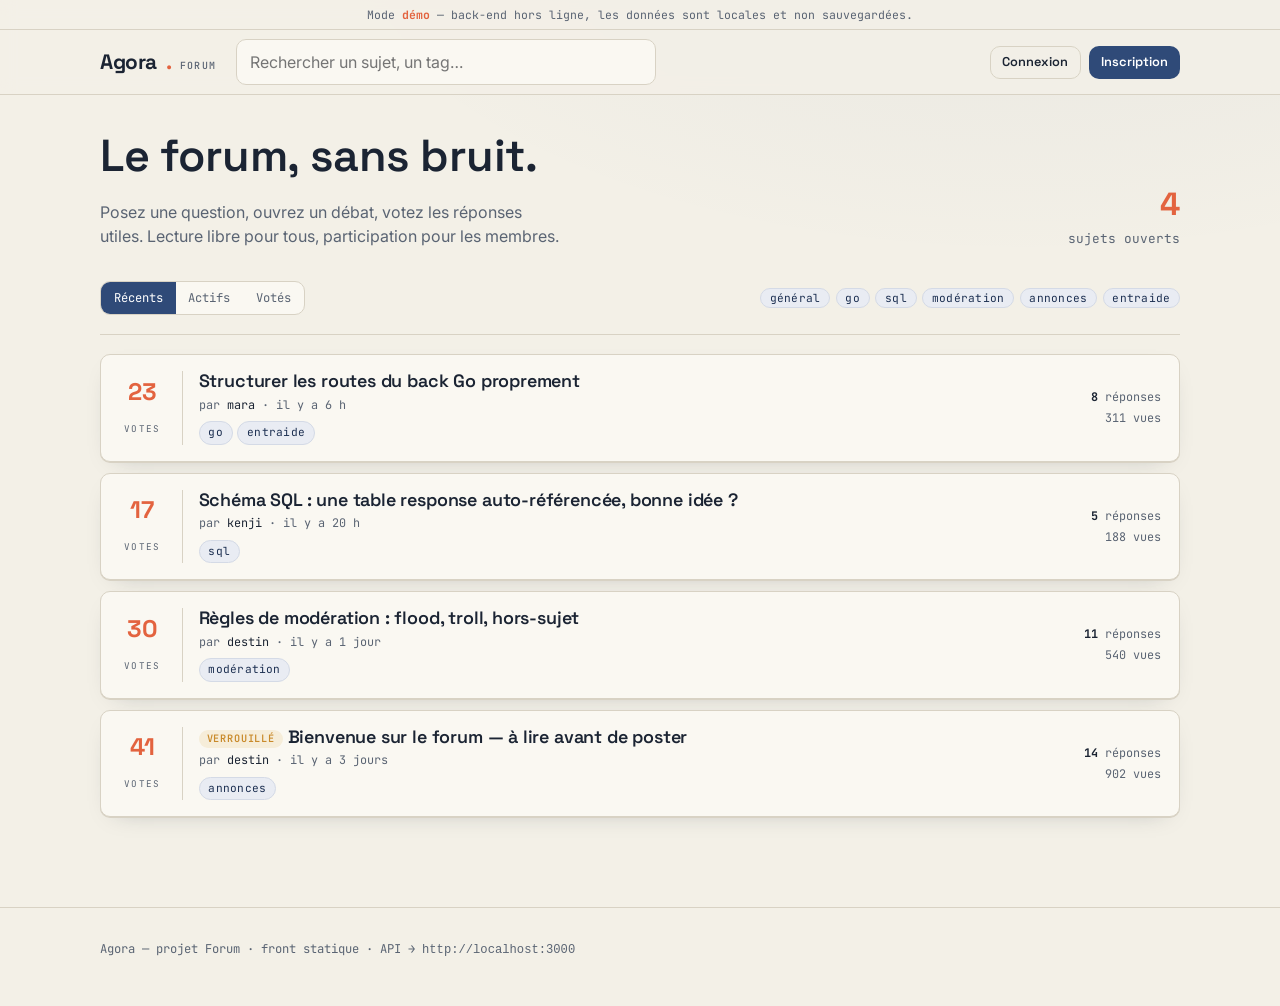
<file: Frontend/index.html>
<!DOCTYPE html>
<html lang="fr">
<head>
  <meta charset="UTF-8" />
  <meta name="viewport" content="width=device-width, initial-scale=1" />
  <title>Agora — forum de discussion</title>
  <meta name="description" content="Agora, le forum : posez vos questions, lancez des sujets, votez les meilleures réponses." />
  <link rel="preconnect" href="https://fonts.googleapis.com" />
  <link rel="preconnect" href="https://fonts.gstatic.com" crossorigin />
  <link href="https://fonts.googleapis.com/css2?family=Space+Grotesk:wght@500;600;700&family=Inter:wght@400;500;600&family=JetBrains+Mono:wght@400;500&display=swap" rel="stylesheet" />
  <link rel="stylesheet" href="css/base.css" />
  <link rel="stylesheet" href="css/forum.css" />
</head>
<body>
  <main class="wrap">
    <section class="lead">
      <div>
        <h1>Le forum, sans bruit.</h1>
        <p>Posez une question, ouvrez un débat, votez les réponses utiles. Lecture libre pour tous, participation pour les membres.</p>
      </div>
      <div class="lead__count">
        <b id="count">—</b>
        sujets ouverts
      </div>
    </section>

    <section class="filters" aria-label="Filtres">
      <div class="seg" id="sortSeg" role="group" aria-label="Trier">
        <button data-sort="recent" aria-pressed="true">Récents</button>
        <button data-sort="active" aria-pressed="false">Actifs</button>
        <button data-sort="votes" aria-pressed="false">Votés</button>
      </div>
      <div class="tags" id="tagFilters" aria-label="Filtrer par tag"></div>
    </section>

    <ul class="topics" id="topics"></ul>
    <nav class="pager" id="pager" aria-label="Pagination"></nav>
  </main>

  <script type="module" src="js/page-index.js"></script>
</body>
</html>
</file>
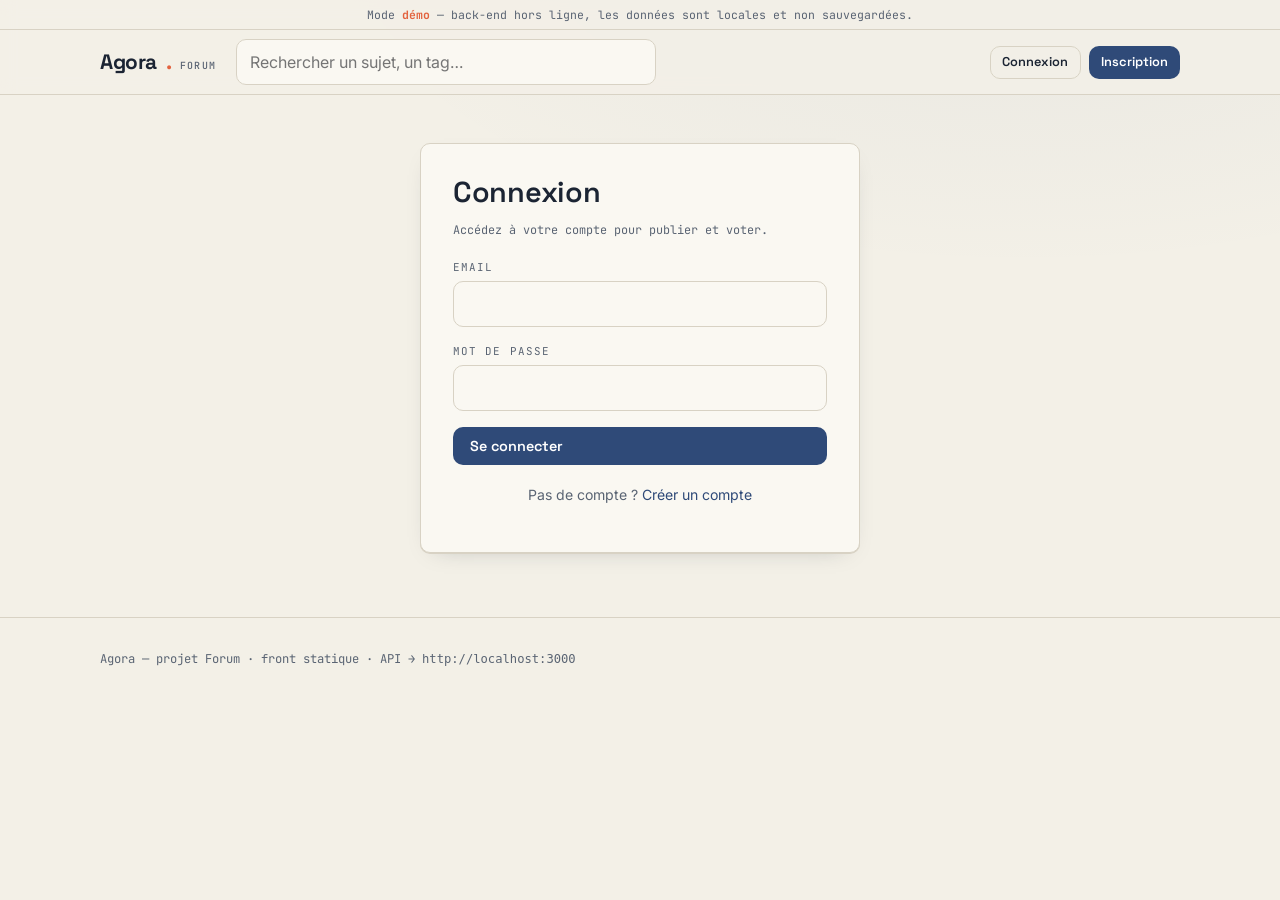
<file: Frontend/login.html>
<!DOCTYPE html>
<html lang="fr">
<head>
  <meta charset="UTF-8" />
  <meta name="viewport" content="width=device-width, initial-scale=1" />
  <title>Connexion — Agora</title>
  <link rel="preconnect" href="https://fonts.googleapis.com" />
  <link rel="preconnect" href="https://fonts.gstatic.com" crossorigin />
  <link href="https://fonts.googleapis.com/css2?family=Space+Grotesk:wght@500;600;700&family=Inter:wght@400;500;600&family=JetBrains+Mono:wght@400;500&display=swap" rel="stylesheet" />
  <link rel="stylesheet" href="css/base.css" />
  <link rel="stylesheet" href="css/forum.css" />
</head>
<body>
  <main class="wrap">
    <section class="panel card">
      <h1>Connexion</h1>
      <p class="meta">Accédez à votre compte pour publier et voter.</p>
      <form class="form" id="loginForm" novalidate>
        <div>
          <label class="lbl" for="lEmail">Email</label>
          <input class="field" id="lEmail" name="email" type="email" autocomplete="email" required />
        </div>
        <div>
          <label class="lbl" for="lPass">Mot de passe</label>
          <input class="field" id="lPass" name="password" type="password" autocomplete="current-password" required />
        </div>
        <button class="btn" type="submit">Se connecter</button>
      </form>
      <p class="alt">Pas de compte ? <a href="register.html">Créer un compte</a></p>
    </section>
  </main>
  <script type="module" src="js/page-auth.js"></script>
</body>
</html>
</file>
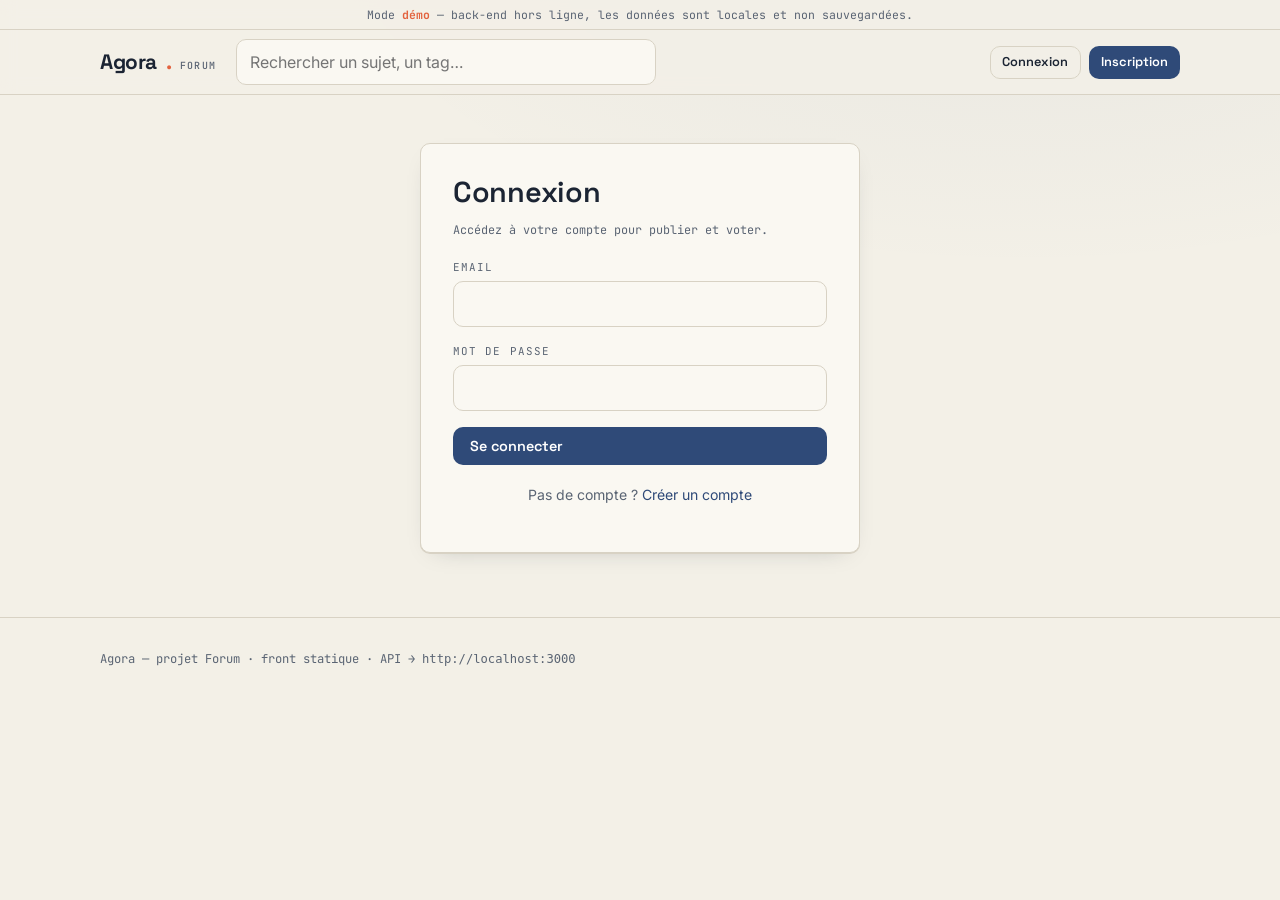
<file: Frontend/new.html>
<!DOCTYPE html>
<html lang="fr">
<head>
  <meta charset="UTF-8" />
  <meta name="viewport" content="width=device-width, initial-scale=1" />
  <title>Nouveau sujet — Agora</title>
  <link rel="preconnect" href="https://fonts.googleapis.com" />
  <link rel="preconnect" href="https://fonts.gstatic.com" crossorigin />
  <link href="https://fonts.googleapis.com/css2?family=Space+Grotesk:wght@500;600;700&family=Inter:wght@400;500;600&family=JetBrains+Mono:wght@400;500&display=swap" rel="stylesheet" />
  <link rel="stylesheet" href="css/base.css" />
  <link rel="stylesheet" href="css/forum.css" />
</head>
<body>
  <main class="wrap">
    <section class="panel panel--wide card">
      <h1>Ouvrir un sujet</h1>
      <p class="meta">Un bon titre et un premier message clair attirent de meilleures réponses.</p>
      <form class="form" id="newForm" novalidate>
        <div>
          <label class="lbl" for="nTitle">Titre du sujet</label>
          <input class="field" id="nTitle" name="title" placeholder="Ex. Comment structurer routeur.go par ressource ?" required />
        </div>
        <div>
          <label class="lbl" for="nBody">Premier message</label>
          <textarea class="field" id="nBody" name="body" placeholder="Décrivez votre question ou votre sujet…" required></textarea>
        </div>
        <div>
          <label class="lbl">Tags</label>
          <div class="tagpicker" id="tagPicker"></div>
        </div>
        <div style="display:flex;gap:.6rem;justify-content:flex-end">
          <a class="btn btn--ghost" href="index.html">Annuler</a>
          <button class="btn btn--coral" type="submit">Publier le sujet</button>
        </div>
      </form>
    </section>
  </main>
  <script type="module" src="js/page-auth.js"></script>
</body>
</html>
</file>
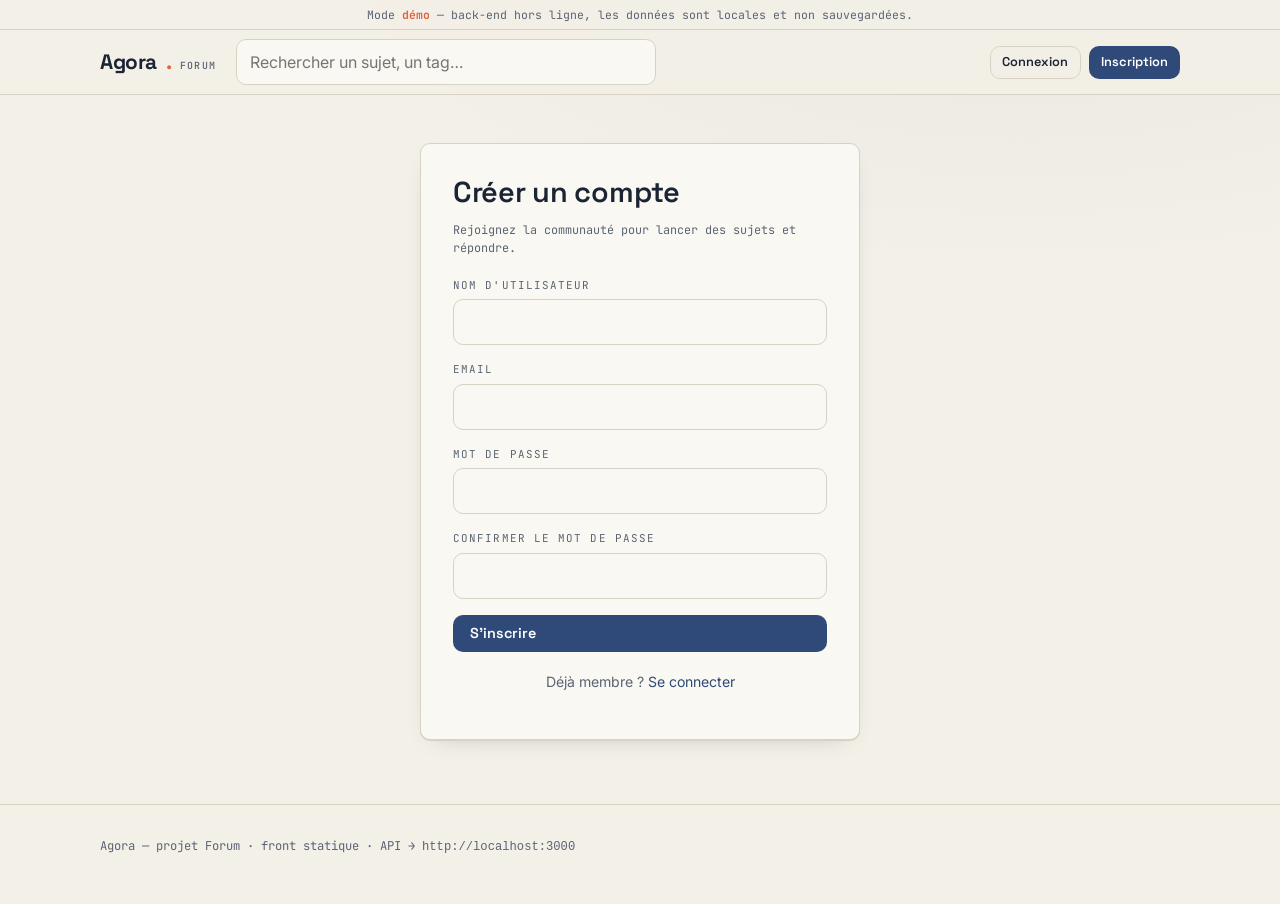
<file: Frontend/register.html>
<!DOCTYPE html>
<html lang="fr">
<head>
  <meta charset="UTF-8" />
  <meta name="viewport" content="width=device-width, initial-scale=1" />
  <title>Inscription — Agora</title>
  <link rel="preconnect" href="https://fonts.googleapis.com" />
  <link rel="preconnect" href="https://fonts.gstatic.com" crossorigin />
  <link href="https://fonts.googleapis.com/css2?family=Space+Grotesk:wght@500;600;700&family=Inter:wght@400;500;600&family=JetBrains+Mono:wght@400;500&display=swap" rel="stylesheet" />
  <link rel="stylesheet" href="css/base.css" />
  <link rel="stylesheet" href="css/forum.css" />
</head>
<body>
  <main class="wrap">
    <section class="panel card">
      <h1>Créer un compte</h1>
      <p class="meta">Rejoignez la communauté pour lancer des sujets et répondre.</p>
      <form class="form" id="registerForm" novalidate>
        <div>
          <label class="lbl" for="rUser">Nom d'utilisateur</label>
          <input class="field" id="rUser" name="username" autocomplete="username" required />
        </div>
        <div>
          <label class="lbl" for="rEmail">Email</label>
          <input class="field" id="rEmail" name="email" type="email" autocomplete="email" required />
        </div>
        <div>
          <label class="lbl" for="rPass">Mot de passe</label>
          <input class="field" id="rPass" name="password" type="password" autocomplete="new-password" required />
        </div>
        <div>
          <label class="lbl" for="rConfirm">Confirmer le mot de passe</label>
          <input class="field" id="rConfirm" name="confirm" type="password" autocomplete="new-password" required />
        </div>
        <button class="btn" type="submit">S'inscrire</button>
      </form>
      <p class="alt">Déjà membre ? <a href="login.html">Se connecter</a></p>
    </section>
  </main>
  <script type="module" src="js/page-auth.js"></script>
</body>
</html>
</file>
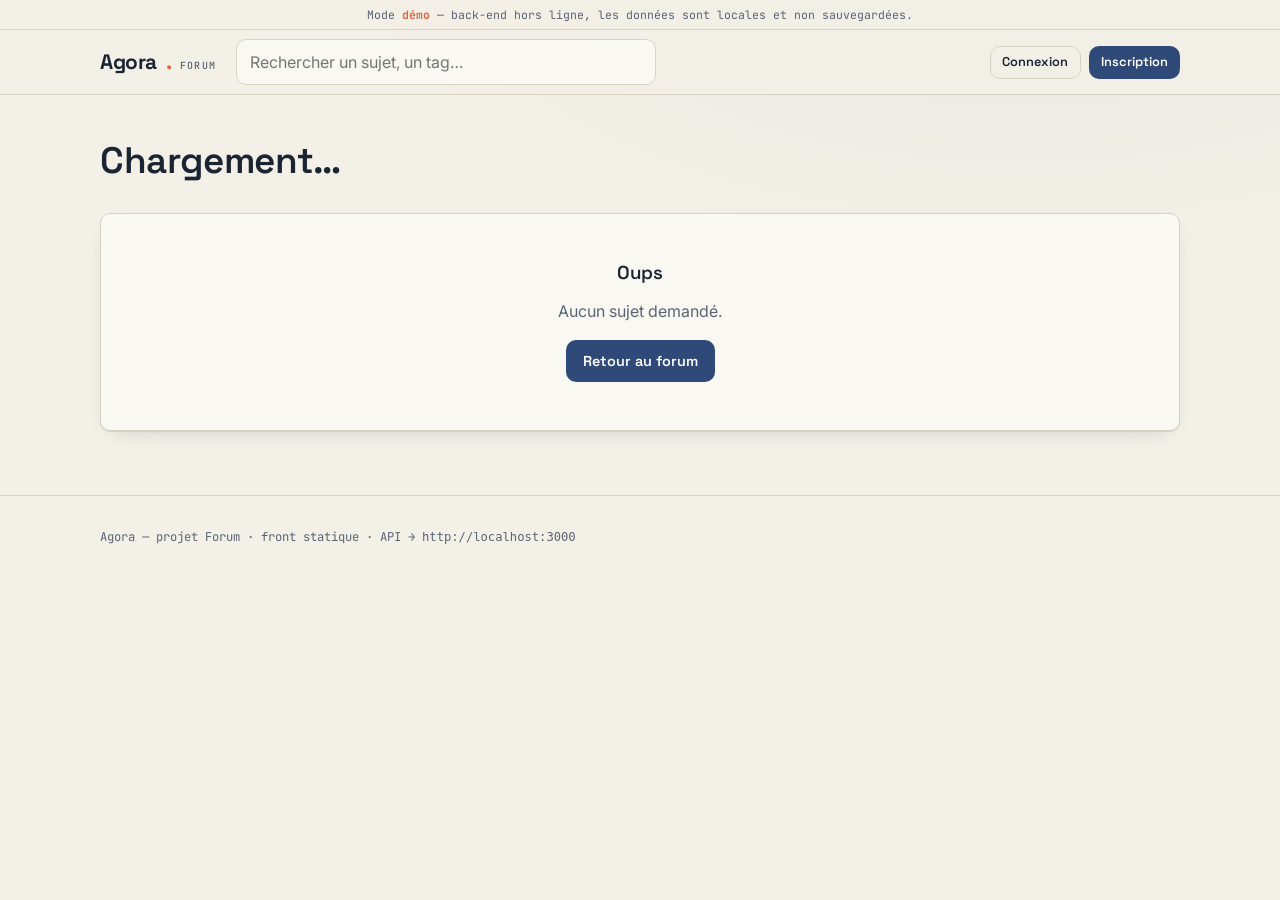
<file: Frontend/thread.html>
<!DOCTYPE html>
<html lang="fr">
<head>
  <meta charset="UTF-8" />
  <meta name="viewport" content="width=device-width, initial-scale=1" />
  <title>Sujet — Agora</title>
  <link rel="preconnect" href="https://fonts.googleapis.com" />
  <link rel="preconnect" href="https://fonts.gstatic.com" crossorigin />
  <link href="https://fonts.googleapis.com/css2?family=Space+Grotesk:wght@500;600;700&family=Inter:wght@400;500;600&family=JetBrains+Mono:wght@400;500&display=swap" rel="stylesheet" />
  <link rel="stylesheet" href="css/base.css" />
  <link rel="stylesheet" href="css/forum.css" />
</head>
<body>
  <main class="wrap">
    <header class="thread__head">
      <div class="crumbs" id="crumbs"></div>
      <h1 id="title">Chargement…</h1>
    </header>
    <section id="thread"></section>
  </main>
  <script type="module" src="js/page-thread.js"></script>
</body>
</html>
</file>
<file: Frontend/css/base.css>
/* ===========================================================================
   base.css — Tokens de design + styles globaux
   Direction : « tableau d'affichage éditorial » — papier chaud, encre bleue,
   accent corail pour les votes. Display condensé, corps lisible, mono pour les
   métadonnées. Signature : le rail gauche « épine du fil » qui porte les votes.
   =========================================================================== */

:root {
  /* — Palette — */
  --paper:      #f3f0e7;   /* fond papier chaud           */
  --paper-2:    #faf8f2;   /* surfaces (cartes)           */
  --ink:        #1b2433;   /* texte principal, encre      */
  --ink-soft:   #5a6473;   /* texte secondaire            */
  --line:       #d8d2c4;   /* filets / bordures           */
  --blue:       #2f4a78;   /* primaire (liens, actions)   */
  --blue-deep:  #1d3052;
  --coral:      #e3633f;   /* accent votes / chaleur      */
  --coral-soft: #f6e3da;
  --green:      #3f7d5b;   /* succès / résolu             */
  --amber:      #c98a2b;   /* verrouillé / attention      */

  /* — Type — */
  --display: "Space Grotesk", "Segoe UI", system-ui, sans-serif;
  --body:    "Inter", system-ui, -apple-system, sans-serif;
  --mono:    "JetBrains Mono", ui-monospace, "SFMono-Regular", monospace;

  /* — Échelle / rythme — */
  --r:   10px;            /* rayon de base               */
  --gap: 1rem;
  --shadow: 0 1px 0 var(--line), 0 8px 24px -16px rgba(27, 36, 51, .35);
  --max: 1080px;
}

* { box-sizing: border-box; }

html { -webkit-text-size-adjust: 100%; }

body {
  margin: 0;
  font-family: var(--body);
  color: var(--ink);
  background:
    radial-gradient(1200px 600px at 80% -10%, rgba(47,74,120,.06), transparent 60%),
    var(--paper);
  line-height: 1.55;
  font-size: 16px;
  min-height: 100vh;
}

a { color: var(--blue); text-decoration: none; }
a:hover { text-decoration: underline; text-underline-offset: 2px; }

h1, h2, h3, h4 {
  font-family: var(--display);
  font-weight: 600;
  letter-spacing: -0.01em;
  line-height: 1.15;
  margin: 0 0 .4em;
}

/* — Conteneur — */
.wrap { width: min(100% - 2.5rem, var(--max)); margin-inline: auto; }

/* — En-tête global — */
.topbar {
  position: sticky; top: 0; z-index: 30;
  background: color-mix(in srgb, var(--paper) 88%, transparent);
  backdrop-filter: blur(8px);
  border-bottom: 1px solid var(--line);
}
.topbar__inner {
  display: flex; align-items: center; gap: 1.25rem;
  height: 64px;
}
.brand {
  display: flex; align-items: baseline; gap: .55rem;
  font-family: var(--display); font-weight: 700; font-size: 1.3rem;
  color: var(--ink); letter-spacing: -.02em; white-space: nowrap;
}
.brand b { color: var(--coral); }
.brand small {
  font-family: var(--mono); font-size: .62rem; font-weight: 500;
  color: var(--ink-soft); letter-spacing: .12em; text-transform: uppercase;
}
.topbar__search { flex: 1; max-width: 420px; }
.topbar__nav { display: flex; align-items: center; gap: .5rem; margin-left: auto; }

/* — Champs — */
.field {
  width: 100%;
  font: inherit; color: var(--ink);
  background: var(--paper-2);
  border: 1px solid var(--line);
  border-radius: var(--r);
  padding: .6rem .8rem;
  transition: border-color .15s, box-shadow .15s;
}
.field:focus {
  outline: none;
  border-color: var(--blue);
  box-shadow: 0 0 0 3px rgba(47,74,120,.15);
}
textarea.field { resize: vertical; min-height: 120px; font-family: var(--body); }
label.lbl {
  display: block;
  font-family: var(--mono); font-size: .68rem; letter-spacing: .1em;
  text-transform: uppercase; color: var(--ink-soft); margin-bottom: .35rem;
}

/* — Boutons — */
.btn {
  display: inline-flex; align-items: center; gap: .4rem;
  font-family: var(--display); font-weight: 600; font-size: .9rem;
  padding: .55rem 1rem; border-radius: var(--r);
  border: 1px solid transparent; cursor: pointer;
  background: var(--blue); color: #fff;
  transition: transform .08s, background .15s, box-shadow .15s;
  text-decoration: none;
}
.btn:hover { background: var(--blue-deep); text-decoration: none; }
.btn:active { transform: translateY(1px); }
.btn--ghost { background: transparent; color: var(--ink); border-color: var(--line); }
.btn--ghost:hover { background: var(--paper-2); border-color: var(--ink-soft); }
.btn--coral { background: var(--coral); }
.btn--coral:hover { background: #c9512f; }
.btn--sm { padding: .35rem .7rem; font-size: .8rem; }
.btn:disabled { opacity: .5; cursor: not-allowed; }

/* — Pastilles / tags — */
.tag {
  display: inline-flex; align-items: center;
  font-family: var(--mono); font-size: .7rem; letter-spacing: .02em;
  color: var(--blue-deep); background: #e9ecf3;
  border: 1px solid #d4dae6; border-radius: 999px;
  padding: .12rem .55rem; cursor: pointer;
}
.tag:hover { background: #dfe4ef; text-decoration: none; }
.tag[aria-pressed="true"] { background: var(--blue); color: #fff; border-color: var(--blue); }

.pill {
  font-family: var(--mono); font-size: .64rem; letter-spacing: .08em;
  text-transform: uppercase; padding: .15rem .5rem; border-radius: 999px;
}
.pill--locked { color: var(--amber); background: #f6edd9; }
.pill--demo   { color: var(--coral); background: var(--coral-soft); }

/* — Méta (auteur, date) — */
.meta { font-family: var(--mono); font-size: .74rem; color: var(--ink-soft); }
.meta a { color: var(--ink); }

/* — Avatar initiales — */
.ava {
  display: inline-grid; place-items: center;
  width: 34px; height: 34px; border-radius: 9px;
  font-family: var(--display); font-weight: 700; font-size: .85rem;
  color: #fff; background: var(--blue); flex: none;
}

/* — Carte — */
.card {
  background: var(--paper-2);
  border: 1px solid var(--line);
  border-radius: var(--r);
  box-shadow: var(--shadow);
}

/* — Bannière de mode (démo / live) — */
.modebar {
  font-family: var(--mono); font-size: .72rem;
  text-align: center; padding: .35rem;
  border-bottom: 1px solid var(--line);
  color: var(--ink-soft);
}
.modebar b { color: var(--coral); }

/* — Toasts — */
#toasts {
  position: fixed; right: 1rem; bottom: 1rem; z-index: 80;
  display: flex; flex-direction: column; gap: .5rem;
}
.toast {
  background: var(--ink); color: #fff;
  font-size: .85rem; padding: .65rem .9rem; border-radius: var(--r);
  box-shadow: 0 10px 30px -10px rgba(0,0,0,.5);
  animation: rise .25s ease;
}
.toast--err { background: var(--coral); }
@keyframes rise { from { opacity: 0; transform: translateY(8px); } }

/* — Pied — */
footer.site {
  margin-top: 4rem; padding: 2rem 0 3rem;
  border-top: 1px solid var(--line);
  font-family: var(--mono); font-size: .76rem; color: var(--ink-soft);
}

/* — Accessibilité — */
:focus-visible { outline: 2px solid var(--coral); outline-offset: 2px; }
.sr { position: absolute; width: 1px; height: 1px; overflow: hidden; clip: rect(0 0 0 0); }

@media (prefers-reduced-motion: reduce) {
  * { animation: none !important; transition: none !important; }
}

@media (max-width: 720px) {
  .topbar__inner { gap: .6rem; }
  .topbar__search { display: none; }
  .brand small { display: none; }
}
</file>
<file: Frontend/css/forum.css>
/* ===========================================================================
   forum.css — Styles spécifiques aux pages (liste, fil, formulaires, auth)
   =========================================================================== */

/* ---- Hero / barre d'intro de la liste ---- */
.lead {
  display: grid; grid-template-columns: 1fr auto; align-items: end; gap: 1rem;
  padding: 2.2rem 0 1.2rem;
}
.lead h1 { font-size: clamp(1.9rem, 4vw, 2.8rem); }
.lead p { margin: 0; color: var(--ink-soft); max-width: 46ch; }
.lead__count {
  font-family: var(--mono); font-size: .8rem; color: var(--ink-soft);
  text-align: right;
}
.lead__count b { display: block; font-family: var(--display); font-size: 2rem; color: var(--coral); }

/* ---- Barre de filtres ---- */
.filters {
  display: flex; flex-wrap: wrap; align-items: center; gap: .5rem;
  padding: .8rem 0 1.2rem;
  border-bottom: 1px solid var(--line);
  margin-bottom: 1.2rem;
}
.filters .seg {
  display: inline-flex; border: 1px solid var(--line); border-radius: var(--r);
  overflow: hidden; background: var(--paper-2);
}
.filters .seg button {
  font: inherit; font-family: var(--mono); font-size: .76rem;
  padding: .4rem .8rem; border: 0; background: transparent; cursor: pointer;
  color: var(--ink-soft);
}
.filters .seg button[aria-pressed="true"] { background: var(--blue); color: #fff; }
.filters .tags { display: flex; flex-wrap: wrap; gap: .35rem; margin-left: auto; }

/* ---- Liste des topics ---- */
.topics { list-style: none; margin: 0; padding: 0; display: grid; gap: .7rem; }

.topic {
  display: grid;
  grid-template-columns: 64px 1fr auto;
  gap: 1rem; align-items: center;
  padding: 1rem 1.1rem;
}

/* Signature : épine du fil — le compteur de votes en rail gauche */
.spine {
  display: grid; place-items: center; gap: .1rem;
  text-align: center;
  border-right: 1px solid var(--line);
  padding-right: 1rem; height: 100%;
}
.spine .n {
  font-family: var(--display); font-weight: 700; font-size: 1.5rem;
  color: var(--coral); line-height: 1;
}
.spine .l {
  font-family: var(--mono); font-size: .58rem; letter-spacing: .12em;
  text-transform: uppercase; color: var(--ink-soft);
}

.topic__body h3 { font-size: 1.12rem; margin-bottom: .25rem; }
.topic__body h3 a { color: var(--ink); }
.topic__body h3 a:hover { color: var(--blue); }
.topic__tags { display: flex; flex-wrap: wrap; gap: .3rem; margin-top: .45rem; }

.topic__stats {
  display: grid; gap: .15rem; text-align: right;
  font-family: var(--mono); font-size: .74rem; color: var(--ink-soft);
  white-space: nowrap;
}
.topic__stats b { color: var(--ink); }

/* ---- Page d'un fil (thread) ---- */
.thread__head { padding: 2rem 0 1rem; }
.crumbs { font-family: var(--mono); font-size: .76rem; color: var(--ink-soft); margin-bottom: .8rem; }
.thread__head h1 { font-size: clamp(1.6rem, 3.4vw, 2.3rem); display: flex; gap: .6rem; align-items: center; flex-wrap: wrap; }

.post {
  display: grid; grid-template-columns: 56px 1fr; gap: 1rem;
  padding: 1.2rem 1.1rem; margin-bottom: 1rem;
}
.post--op { border-color: var(--blue); box-shadow: 0 0 0 1px var(--blue), var(--shadow); }
.votecol {
  display: grid; align-content: start; justify-items: center; gap: .2rem;
}
.votebtn {
  width: 34px; height: 30px; display: grid; place-items: center;
  border: 1px solid var(--line); background: var(--paper); border-radius: 8px;
  cursor: pointer; color: var(--ink-soft); font-size: 1rem; line-height: 1;
}
.votebtn:hover { border-color: var(--coral); color: var(--coral); }
.votebtn[aria-pressed="true"] { background: var(--coral); color: #fff; border-color: var(--coral); }
.votecol .score { font-family: var(--display); font-weight: 700; font-size: 1.05rem; }

.post__head {
  display: flex; align-items: center; gap: .6rem; margin-bottom: .5rem;
  flex-wrap: wrap;
}
.post__head .who { font-family: var(--display); font-weight: 600; }
.post__title { font-size: 1.15rem; margin: .1rem 0 .5rem; }
.post__text { white-space: pre-wrap; }
.post__actions {
  display: flex; gap: .6rem; margin-top: .8rem;
  font-family: var(--mono); font-size: .76rem;
}
.post__actions button {
  background: none; border: 0; color: var(--ink-soft); cursor: pointer;
  font: inherit; padding: 0;
}
.post__actions button:hover { color: var(--blue); }

/* ---- Réponses imbriquées ---- */
.responses { margin: .8rem 0 0; padding-left: 1rem; border-left: 2px solid var(--line); display: grid; gap: .7rem; }
.response { display: grid; grid-template-columns: 28px 1fr; gap: .6rem; font-size: .92rem; }
.response .ava { width: 28px; height: 28px; font-size: .72rem; border-radius: 7px; background: var(--ink-soft); }

/* ---- Zone de saisie inline ---- */
.replybox { margin-top: 1.2rem; display: grid; gap: .6rem; }
.replybox .row { display: flex; gap: .6rem; justify-content: flex-end; }

/* ---- Pagination ---- */
.pager { display: flex; justify-content: center; gap: .4rem; margin: 1.6rem 0; }
.pager button {
  font-family: var(--mono); font-size: .82rem;
  width: 38px; height: 38px; border-radius: 9px;
  border: 1px solid var(--line); background: var(--paper-2); cursor: pointer; color: var(--ink);
}
.pager button[aria-current="true"] { background: var(--blue); color: #fff; border-color: var(--blue); }
.pager button:disabled { opacity: .4; cursor: not-allowed; }

/* ---- Pages auth + nouveau sujet ---- */
.panel {
  max-width: 440px; margin: 3rem auto; padding: 2rem;
}
.panel--wide { max-width: 680px; }
.panel h1 { font-size: 1.8rem; }
.panel .form { display: grid; gap: 1rem; margin-top: 1.2rem; }
.panel .alt { margin-top: 1.2rem; font-size: .88rem; color: var(--ink-soft); text-align: center; }
.tagpicker { display: flex; flex-wrap: wrap; gap: .4rem; }

/* ---- État vide ---- */
.empty {
  text-align: center; padding: 3rem 1rem; color: var(--ink-soft);
}
.empty h3 { color: var(--ink); }

/* ---- Skeleton chargement ---- */
.skeleton { animation: pulse 1.2s ease-in-out infinite; }
.sk-line { height: 14px; border-radius: 6px; background: var(--line); margin: .4rem 0; }
@keyframes pulse { 50% { opacity: .45; } }

@media (max-width: 640px) {
  .topic { grid-template-columns: 52px 1fr; }
  .topic__stats { display: none; }
  .lead { grid-template-columns: 1fr; }
  .lead__count { text-align: left; }
  .post { grid-template-columns: 44px 1fr; }
}
</file>
